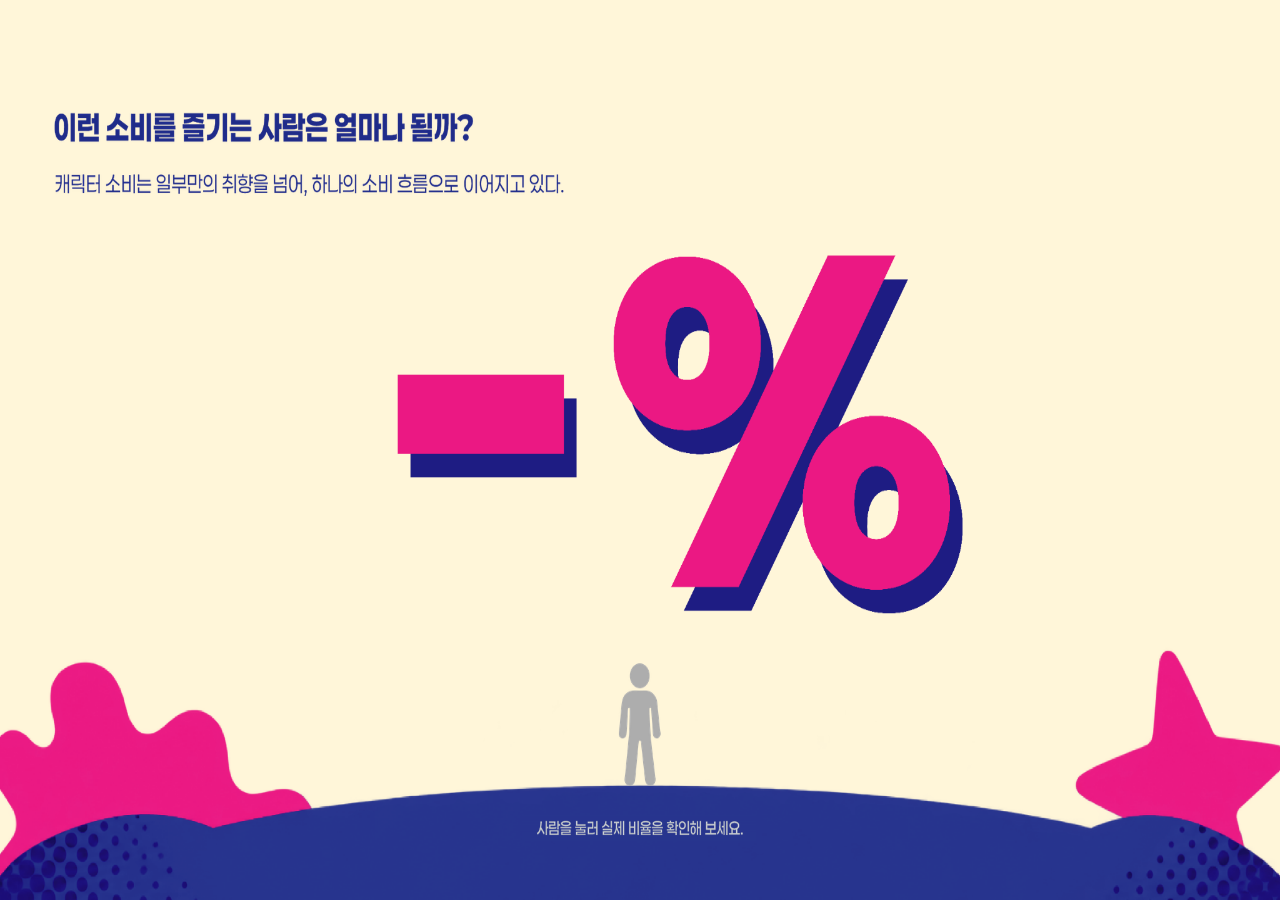
<file: scale/index.html>
<!doctype html><html lang="ko"><head><meta charset="utf-8"><meta name="viewport" content="width=device-width,initial-scale=1"><title>캐릭터 소비 규모</title><link rel="stylesheet" href="style.css"></head><body><main id="stage"><img class="design" src="assets/design-gray.png" alt="이런 소비를 즐기는 사람은 얼마나 될까?"><img class="design result-art" src="assets/result-base.png" alt="" aria-hidden="true"><div class="initial">−%</div><div class="hint">사람을 눌러 실제 비율을 확인해 보세요.</div><button id="person" aria-label="실제 구매 경험 비율 확인"></button><section id="result" hidden><div class="number" id="number">0%</div><div class="metric">20대의 최근 1년 캐릭터 상품 구매 경험</div><div class="people" id="people"></div><div class="other">30대 81.1% · 전체 79.8%</div><div class="source">한국콘텐츠진흥원 · 2025 캐릭터산업백서 · 표 2-2-2-1 (20대 494명, 30대 523명)<br><a href="https://www.scribd.com/document/1071937639/2025-캐릭터산업백서" target="_blank" rel="noopener">보고서 원문 보기 ↗</a>　<button id="reset">다시 보기 ↻</button></div></section></main><script src="script.js"></script></body></html>
</file>
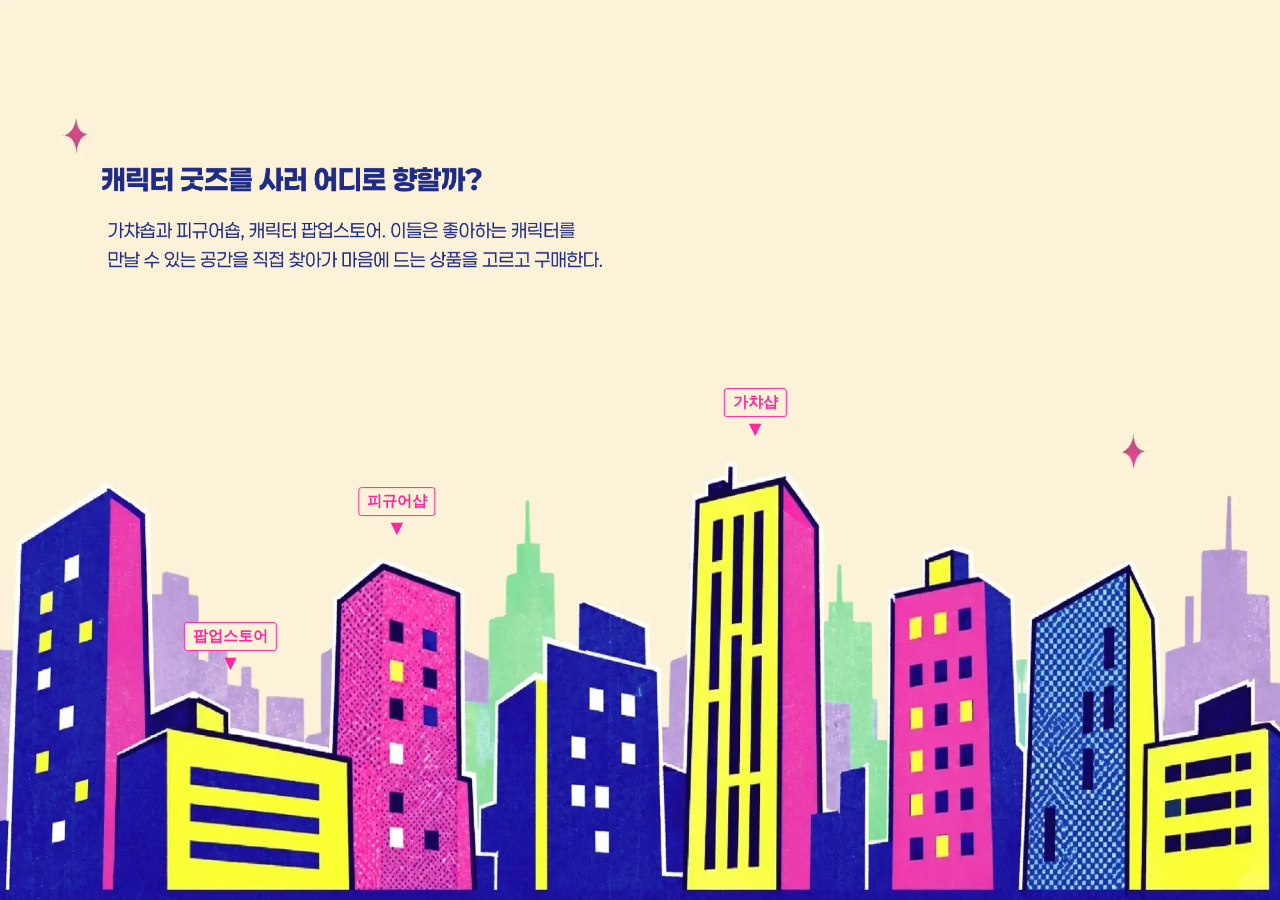
<file: street/index.html>
<!doctype html><html lang="ko"><meta charset="utf-8"><meta name="viewport" content="width=device-width,initial-scale=1"><title>캐릭터 굿즈 거리</title><link rel="stylesheet" href="css/style.css"><main id="stage"><img id="street" src="assets/street.webp" alt="캐릭터 굿즈 거리"><img id="openingText" src="assets/opening-text.webp" alt="캐릭터 굿즈를 사러 어디로 향할까?"><div id="hits"><button class="hot" style="left:53.5%;top:51%;width:10.5%;height:48%;clip-path:polygon(0 8%,75% 0,100% 15%,100% 100%,0 100%)" onclick="go('gacha')" aria-label="가챠샵"></button><button class="hot" style="left:26%;top:62%;width:11%;height:37%;clip-path:polygon(0 12%,35% 0,94% 10%,94% 65%,100% 66%,100% 100%,0 100%)" onclick="go('figure')" aria-label="피규어샵"></button><button class="hot" style="left:9%;top:77%;width:18.5%;height:22%;clip-path:polygon(0 30%,35% 0,50% 8%,50% 18%,100% 30%,100% 100%,0 100%)" onclick="go('popup')" aria-label="팝업스토어"></button><button class="marker" style="left:59%;top:49%" onclick="go('gacha')" aria-label="가챠샵"><span>가챠샵</span><b>▼</b></button><button class="marker" style="left:31%;top:60%" onclick="go('figure')" aria-label="피규어샵"><span>피규어샵</span><b>▼</b></button><button class="marker" style="left:18%;top:75%" onclick="go('popup')" aria-label="팝업스토어"><span>팝업스토어</span><b>▼</b></button></div><section id="detail"><img id="base" alt="확대된 매장"><img id="copy" alt="매장 설명"><span id="gachaStar" aria-hidden="true"></span><button class="back" onclick="back()" aria-label="거리로 돌아가기"></button><nav class="tabs" aria-label="매장 선택"><button data-shop="gacha" onclick="go('gacha')">가챠샵</button><span>·</span><button data-shop="figure" onclick="go('figure')">피규어샵</button><span>·</span><button data-shop="popup" onclick="go('popup')">팝업스토어</button></nav><button id="photoHit" aria-label="매장 내부 예시 보기" onclick="showPhoto()"></button><button id="photoLink" onclick="showPhoto()">실제 매장 모습 보기 <span>↗</span></button></section><div id="photoModal" role="dialog" aria-label="매장 내부 예시" onclick="closePhoto()"><figure onclick="event.stopPropagation()"><header><div><span>✦</span><strong id="photoTitle">실제 매장 모습</strong></div><button onclick="closePhoto()" aria-label="닫기">×</button></header><img id="photo" alt="매장 내부 예시 이미지"><figcaption><a id="source" target="_blank" rel="noopener">사진 출처</a></figcaption></figure></div></main><script src="js/script.js"></script></html>
</file>
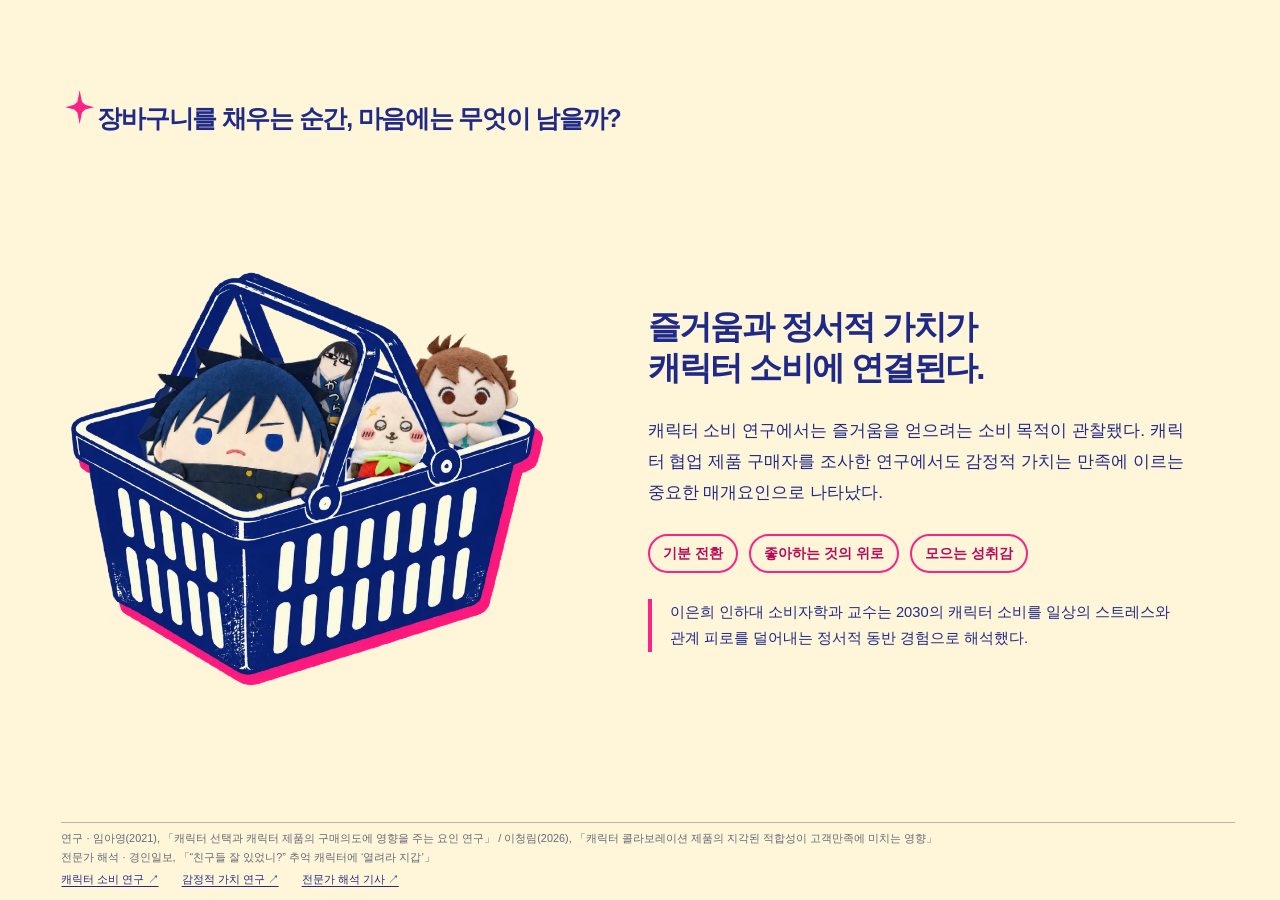
<file: survey.html>
<!doctype html>
<html lang="ko">
<head>
  <meta charset="utf-8">
  <meta name="viewport" content="width=device-width, initial-scale=1">
  <title>캐릭터 수집과 일상의 즐거움</title>
  <link rel="stylesheet" href="css/style.css">
</head>
<body class="survey-preview">
  <main>
    <section class="survey emotion-page" aria-labelledby="survey-title">
      <div class="survey-heading">
        <h2 id="survey-title">장바구니를 채우는 순간, 마음에는 무엇이 남을까?</h2>
      </div>
      <div class="emotion-layout">
        <div class="emotion-image">
          <img src="images/basket-0.webp" alt="" class="emotion-basket">
          <img src="images/doll-1.webp" alt="" class="emotion-basket">
          <img src="images/doll-2.webp" alt="" class="emotion-basket">
          <img src="images/doll-3.webp" alt="" class="emotion-basket">
          <img src="images/doll-4.webp" alt="좋아하는 캐릭터가 차곡차곡 담긴 장바구니" class="emotion-basket">
        </div>
        <div class="emotion-copy">
          <h3>즐거움과 정서적 가치가<br>캐릭터 소비에 연결된다.</h3>
          <p class="research-summary">캐릭터 소비 연구에서는 즐거움을 얻으려는 소비 목적이 관찰됐다. 캐릭터 협업 제품 구매자를 조사한 연구에서도 감정적 가치는 만족에 이르는 중요한 매개요인으로 나타났다.</p>
          <div class="emotion-themes" aria-label="이 장면에서 살펴보는 감정">
            <span>기분 전환</span><span>좋아하는 것의 위로</span><span>모으는 성취감</span>
          </div>
          <p class="expert-summary">이은희 인하대 소비자학과 교수는 2030의 캐릭터 소비를 일상의 스트레스와 관계 피로를 덜어내는 정서적 동반 경험으로 해석했다.</p>
        </div>
      </div>
      <footer class="survey-source">
        <p>연구 · 임아영(2021), 「캐릭터 선택과 캐릭터 제품의 구매의도에 영향을 주는 요인 연구」 / 이청림(2026), 「캐릭터 콜라보레이션 제품의 지각된 적합성이 고객만족에 미치는 영향」</p>
        <p>전문가 해석 · 경인일보, 「“친구들 잘 있었니?” 추억 캐릭터에 ‘열려라 지갑’」</p>
        <a href="https://kci.go.kr/kciportal/landing/article.kci?arti_id=ART002776117" target="_blank" rel="noopener noreferrer">캐릭터 소비 연구 ↗</a>
        <a href="https://kci.go.kr/kciportal/landing/article.kci?arti_id=ART003311031" target="_blank" rel="noopener noreferrer">감정적 가치 연구 ↗</a>
        <a href="https://v.daum.net/v/t9yiotQ0S4" target="_blank" rel="noopener noreferrer">전문가 해석 기사 ↗</a>
      </footer>
    </section>
  </main>
</body>
</html>
</file>
<file: scale/style.css>
*{box-sizing:border-box}body{margin:0;background:#fcf4d9;display:grid;place-items:center;min-height:100vh;font-family:Pretendard,'Apple SD Gothic Neo',Arial,sans-serif}#stage{width:min(100vw,177.7778vh);aspect-ratio:16/9;position:relative;container-type:inline-size;overflow:hidden}.design{position:absolute;width:100%;height:100%;inset:0}#person{position:absolute;left:46%;top:71%;width:7%;height:17%;border:0;background:transparent;cursor:pointer}#person:hover{outline:2px dashed #ed117d;border-radius:20px}#result{position:absolute;inset:26% 0 0;background:#fcf4d9 url('assets/ground.webp') center bottom/100% 28% no-repeat;text-align:center;color:#202587}#result[hidden]{display:none}.number{font-family:Arial,sans-serif;font-size:19cqw;font-weight:900;line-height:.96;color:#ed117d;text-shadow:1cqw 1.4cqw #202080;letter-spacing:-.8cqw}.metric{font-size:1.7cqw;font-weight:700;margin-top:1.2cqw}.people{display:grid;grid-template-columns:repeat(25,1fr);gap:.25cqw;width:52%;margin:1cqw auto}.people img{height:1.65cqw;width:auto;justify-self:center;opacity:0;transition:opacity .15s}.people img.on{opacity:1}.people img.off{opacity:.22}.other{font-size:1.3cqw;font-weight:700}.source{position:absolute;bottom:1.1cqw;left:0;width:100%;color:white;font-size:.85cqw;line-height:1.6}.source a,.source button{color:inherit;font:inherit;background:none;border:0;text-decoration:underline;cursor:pointer}
/* Fixed stage and shared artwork, independent of interaction state */
body{background:#fff6d9;display:block;overflow:hidden}#stage{width:100vw;height:100dvh;aspect-ratio:auto;background:#fff6d9}.design{object-fit:fill;z-index:0}#stage:before{content:'';position:absolute;inset:0;background:#fff6d9 url('assets/header.png') top center/100% 26.0417% no-repeat;z-index:1}#stage:after{content:'';position:absolute;left:0;right:0;bottom:0;height:27%;background:url('assets/ground.webp') center bottom/100% 100% no-repeat;z-index:2;pointer-events:none}.design{display:none}#person{z-index:4;left:50%;top:auto;bottom:12.4%;width:3.5%;height:13.5%;transform:translateX(-50%);background:url('assets/person.png') center bottom/contain no-repeat}#person[hidden]{display:none}#stage:not(.active) .initial{display:block}.initial{position:absolute;z-index:3;left:0;right:0;top:26%;text-align:center;display:none;font:900 26cqw/.95 Arial,sans-serif;color:#ed117d;text-shadow:.9cqw 1.2cqw #202080;letter-spacing:-1.1cqw}.hint{position:absolute;z-index:4;bottom:5.5%;width:100%;text-align:center;color:#fff6d9;font-size:1.05cqw}.active .hint{display:none}#result{z-index:3;background:none;inset:26% 0 0}.number{font-family:'Arial Black',Arial,sans-serif;font-size:18cqw;font-weight:900;letter-spacing:-.65cqw;text-shadow:.7cqw .85cqw #202080;line-height:1; font-variant-numeric:tabular-nums}.metric{margin-top:.7cqw}.people{margin:.65cqw auto;gap:.18cqw}.people img{height:1.55cqw}.source{bottom:1.1cqw}.other{font-size:1.2cqw}
#stage:after{height:28%;background-size:102% 100%;bottom:-.2%}#person{bottom:11.6%}.initial{top:27%;font-size:25cqw}.number{font-size:min(18cqw,32vh)}
/* Original artwork is the fixed full-bleed canvas in both states. */
#stage:before,#stage:after{display:none} .design{display:block;object-fit:fill} .initial,.hint,#stage:not(.active) .initial{display:none} #person{left:46%;width:8%;height:16%;bottom:13%;background:none;transform:none}  #result{inset:26% 0 0} .number{font-size:min(18cqw,32vh)} .source{bottom:2.2cqw}

#person{left:46%;bottom:12.6%;height:16%;width:8%}

html,body{height:100%;width:100%;margin:0;overflow:hidden}#stage{height:100%;width:100%;isolation:isolate}.design{display:block;object-fit:fill}.result-art{visibility:hidden}.active .result-art{visibility:visible}#result{background:none}.source{bottom:4%;}
</file>
<file: street/css/style.css>
*{box-sizing:border-box}body{margin:0;background:#fcf3d8;display:grid;place-items:center;min-height:100vh}#stage{width:min(100vw,177.7778vh);aspect-ratio:16/9;position:relative;overflow:hidden;background:#fcf3d8}img{position:absolute;width:100%;height:100%;inset:0;pointer-events:none}#street{transition:transform 1.25s cubic-bezier(.45,0,.2,1),opacity .7s;transform-origin:var(--origin,50% 80%)}#detail{position:absolute;inset:0;opacity:0;pointer-events:none;transition:opacity .7s}#detail.on{opacity:1;pointer-events:auto}#copy{position:absolute;left:63.8%;top:24.5%;width:32%;height:auto;max-height:49%;object-fit:contain;object-position:top left;right:auto;bottom:auto;opacity:0;transform:translateY(7%);transition:opacity .55s,transform .65s}#copy.show{opacity:1;transform:none}button{position:absolute;background:transparent;border:0;cursor:pointer;color:transparent;padding:0}button:focus-visible{outline:3px solid #ff36a2;outline-offset:3px}#hits{position:absolute;inset:0}#hits.off{pointer-events:none;visibility:hidden}.hot:hover{background:#fff2}.back{left:84%;top:6%;width:13%;height:6%}.tab{top:90%;height:6%;width:6%}.t1{left:78%}.t2{left:84%}.t3{left:90%;width:8%}
#photoHit{left:4%;top:20%;width:55%;height:75%}#photoHit:hover{cursor:zoom-in}#photoModal{position:absolute;inset:0;background:#101442bd;display:grid;place-items:center;z-index:10;opacity:0;visibility:hidden;transition:opacity .35s,visibility .35s}#photoModal.open{opacity:1;visibility:visible}#photoModal figure{width:76%;margin:0;background:#fcf3d8;padding:1%;position:relative;color:#202781;font:600 clamp(10px,1.2vw,22px) sans-serif}#photoModal img{position:static;display:block;width:100%;height:auto;max-height:72vh;object-fit:contain}#photoModal figcaption{padding:1% 0}#photoModal button{color:#202781;background:#fcf3d8;right:2%;top:3%;font-size:clamp(20px,3vw,50px);width:5%;aspect-ratio:1} 
.marker{transform:translateX(-50%);color:#ff299e;display:flex;flex-direction:column;align-items:center;gap:.15em;font:800 clamp(10px,1.2vw,22px) sans-serif;white-space:nowrap;animation:bob 1.7s ease-in-out infinite}.marker span{background:#fcf3d8;padding:.2em .5em;border:1px solid #ff299e;border-radius:3px}.marker b{font-size:1.4em;line-height:1;text-shadow:0 1px #fff}@keyframes bob{50%{transform:translate(-50%,-7px)}}#photoLink{left:65.5%;top:73%;color:#202781;border:1px solid #202781;padding:.65em 1em;font:600 clamp(10px,1.15vw,22px) sans-serif;opacity:0;transform:translateY(8px);transition:opacity .4s,transform .4s;pointer-events:none}#copy.show~#photoLink{opacity:1;transform:none;pointer-events:auto}#photoLink:hover{background:#202781;color:#fcf3d8}#photoLink span{margin-left:1em;color:#ff299e} @media(prefers-reduced-motion:reduce){.marker{animation:none}}

#photoLink{left:65.5%;top:74%;display:flex;align-items:center;gap:.7em;background:#fcf3d8;border:2px solid #202781;box-shadow:4px 4px 0 #ff299e;padding:.65em .9em;font-weight:800}#photoLink span{margin-left:.7em}#photoLink:hover{transform:translateY(-2px)}#photoModal{background:#10144299;backdrop-filter:blur(5px)}#photoModal figure{width:max-content;max-width:84%;padding:1.1%;border:3px solid #202781;box-shadow:9px 9px 0 #ff299e;transform:translateY(18px) scale(.97);transition:transform .35s cubic-bezier(.2,.7,.2,1)}#photoModal.open figure{transform:none}#photoModal img{width:auto;max-width:100%;height:auto;max-height:62vh;object-fit:contain;border:2px solid #202781}#photoModal figcaption{display:flex;justify-content:space-between;align-items:center;padding:.7em .2em .15em;color:#202781;font-size:.8em}#photoModal header{display:flex;align-items:center;justify-content:space-between;padding:0 0 .65em;font-weight:900;color:#202781}#photoModal header span{color:#ff299e;margin-right:.4em}#photoModal button{position:static;width:1.5em;height:1.5em;aspect-ratio:auto;font-size:1.3em;line-height:1;border:1px solid #202781}#photoModal button:hover{background:#ff299e;color:white}
#openingText{left:8%;top:18.6%;width:39%;height:auto;right:auto;bottom:auto;transition:opacity .35s}#stage.zoomed #openingText{opacity:0}.tabs{position:absolute;right:3.7%;bottom:6%;display:flex;align-items:center;gap:1em;color:#202781;font:600 clamp(10px,1.05vw,20px) sans-serif}.tabs button{position:static;color:#202781;font:inherit;padding:.35em 0;border-bottom:2px solid transparent;white-space:nowrap}.tabs button.active{color:#ff299e;border-color:#ff299e;font-weight:800}.tabs button:hover{color:#ff299e}/* Hide the opening copy immediately; it must never overlap the zoom. */
#openingText{transition:none}#stage.zoomed #openingText{visibility:hidden;opacity:0}#detail:not(.on){visibility:hidden}#detail.on{visibility:visible}#copy{visibility:hidden}#copy.show{visibility:visible}#stage[data-current="gacha"] #copy.show + .back::before{content:none}#gachaStar{position:absolute;left:63.8%;top:24.5%;width:1.4%;aspect-ratio:1;background:#ff36a2;clip-path:polygon(50% 0,60% 31%,69% 40%,100% 50%,69% 60%,60% 69%,50% 100%,40% 69%,31% 60%,0 50%,31% 40%,40% 31%);opacity:0;transform:translateY(7%);transition:opacity .55s,transform .65s;pointer-events:none}#stage[data-current="gacha"] #copy.show~#gachaStar{opacity:1;transform:none}

/* Anchor the arrow tips to the original street image coordinates. */
#stage{container-type:inline-size}#hits{opacity:1;transition:opacity .25s ease}#hits.off{opacity:0;transition:none}#hits.off .marker{animation:none} .marker{font-size:1.2cqw;transform:translate(-50%,-100%);animation:none;gap:.15em}.marker b{display:block;font-size:1.4em;line-height:1}#stage.returning #hits{visibility:hidden;pointer-events:none}#stage.returning #openingText{visibility:hidden}#stage.returning #detail{pointer-events:none}

/* Full viewport canvas: no letterbox gaps. */
html,body{width:100%;height:100%;margin:0;overflow:hidden;background:#fcf3d8}body{display:block;min-height:0}#stage{width:100%;height:100%;aspect-ratio:auto}#street,#base{object-fit:fill}

/* Cover the tiny leftover printed mark behind the clean CSS star. */
#stage[data-current="gacha"] #detail::before{content:"";position:absolute;left:62.9%;top:24%;width:1.5%;height:2.5%;background:#fcf2d8;z-index:1;pointer-events:none}#copy,#gachaStar{z-index:2}
</file>
<file: css/style.css>
/* Full-screen composition, authored at 1920 × 1080. */
* { box-sizing: border-box; }
body { margin: 0; background: #fff6d9; }
.story {
  position: relative;
  width: 100%;
  aspect-ratio: 16 / 9;
  overflow: hidden;
  isolation: isolate;
  --stress: 1389px;
  --satisfaction: 0px;
}
.visually-hidden {
  position: absolute;
  width: 1px;
  height: 1px;
  overflow: hidden;
  clip-path: inset(50%);
}
.background, .gauges { position: absolute; inset: 0; width: 100%; height: 100%; }
.background, .title, .instruction, .basket, .gauge-labels, .gauges { pointer-events: none; }
.title {
  position: absolute;
  left: 4.5%;
  top: 7%;
  width: 30%;
  height: 61%;
  object-fit: contain;
  transition: opacity 300ms;
}
.instruction {
  position: absolute;
  left: 77.64%;
  top: 29.51%;
  width: 17.58%;
}
.basket {
  position: absolute;
  left: 26.8%;
  top: 10.2%;
  width: 46.5%;
  height: auto;
  display: block;
  visibility: hidden;
}
.basket--0 { visibility: visible; }
.gauge-labels { position: absolute; left: 10.986%; top: 83.594%; width: 9.033%; }
.outline { fill: none; stroke: #004587; stroke-width: 3.6; stroke-linejoin: round; }
.stress-fill { width: var(--stress); transition: width 400ms ease; }
.satisfaction-fill { width: var(--satisfaction); transition: width 400ms ease; }
.value { display: none; fill: #004587; font-family: Arial, sans-serif; font-size: 30px; text-anchor: end; }
.next {
  display: none;
  position: absolute;
  left: 26.8%;
  top: 10.2%;
  width: 46.5%;
  height: 72%;
  cursor: pointer;
}

.story:has(.step-input:not(#step-0):checked) .title { opacity: .32; }
.story:has(.step-input:not(#step-0):checked) .instruction { left: 62.5%; top: 21%; }

#step-0:checked ~ .basket--0 { visibility: visible; }
.story:has(#step-0:checked) { --stress: 1389.0px; --satisfaction: 0.0px; }
#step-0:checked ~ .next--0 { display: block; }
#step-0:focus-visible ~ .next--0 { outline: 3px solid #004587; outline-offset: -3px; }


.story:has(#step-1:checked) { --stress: 1250.1px; --satisfaction: 138.9px; }
#step-1:checked ~ .next--1 { display: block; }
#step-1:checked ~ .gauges .value--1 { display: block; }
#step-1:focus-visible ~ .next--1 { outline: 3px solid #004587; outline-offset: -3px; }


.story:has(#step-2:checked) { --stress: 1111.2px; --satisfaction: 277.8px; }
#step-2:checked ~ .next--2 { display: block; }
#step-2:checked ~ .gauges .value--2 { display: block; }
#step-2:focus-visible ~ .next--2 { outline: 3px solid #004587; outline-offset: -3px; }


.story:has(#step-3:checked) { --stress: 972.3px; --satisfaction: 416.7px; }
#step-3:checked ~ .next--3 { display: block; }
#step-3:checked ~ .gauges .value--3 { display: block; }
#step-3:focus-visible ~ .next--3 { outline: 3px solid #004587; outline-offset: -3px; }


.story:has(#step-4:checked) { --stress: 833.4px; --satisfaction: 555.6px; }
#step-4:checked ~ .gauges .value--4 { display: block; }
#step-4:focus-visible ~ .next--3 { outline: 3px solid #004587; outline-offset: -3px; }
@media (prefers-reduced-motion: reduce) {
  .stress-fill, .satisfaction-fill, .title { transition: none; }
}

/* The explanatory sentence belongs to the opening scene. */
.description-cover {
  position: absolute;
  left: 6.5%;
  top: 69.5%;
  width: 29%;
  height: 11%;
  background: #fff6d9;
  opacity: 0;
  pointer-events: none;
}
.story:has(.step-input:not(#step-0):checked) .description-cover { opacity: 1; }

#step-1:checked ~ .basket--1,
#step-2:checked ~ .basket--1,
#step-3:checked ~ .basket--1,
#step-4:checked ~ .basket--1 { visibility: visible; }

#step-2:checked ~ .basket--2,
#step-3:checked ~ .basket--2,
#step-4:checked ~ .basket--2 { visibility: visible; }

#step-3:checked ~ .basket--3,
#step-4:checked ~ .basket--3 { visibility: visible; }

#step-4:checked ~ .basket--4 { visibility: visible; }

/* Opening composition follows the supplied empty-basket reference. */
#step-0:checked ~ .basket--0 {
  left: 45.1%;
  top: 19%;
  width: 40.7%;
}
.next--0 {
  left: 45.1%;
  top: 19%;
  width: 40.7%;
  height: 64%;
}

/* Decorative stars belong only to the opening scene. */
.opening-stars {
  position: absolute;
  inset: 0;
  width: 100%;
  height: 100%;
  pointer-events: none;
}
.story:has(.step-input:not(#step-0):checked) .opening-stars {
  visibility: hidden;
}

/* The research page appears after the final doll is added. */
.gauge-note {
  position: absolute;
  left: 20.5%;
  bottom: 1%;
  margin: 0;
  font: clamp(9px, .75vw, 14px)/1.4 Arial, sans-serif;
  color: #536184;
}
.survey {
  display: none;
  padding: 5% 7% 3%;
  min-height: 100vh;
  color: #1f2a88;
  background: #fff6d9;
  font-family: Paperlogy, "Noto Sans KR", "Apple SD Gothic Neo", "Malgun Gothic", sans-serif;
  container-type: inline-size;
}
body:has(#step-4:checked) .survey,
.survey-preview .survey { display: block; }
.survey-heading { margin-bottom: 3.5%; }
.survey-heading h2 {
  margin: 0 0 1.2%;
  font-size: clamp(30px, 3.9vw, 75px);
  font-weight: 900;
  line-height: 1.13;
  letter-spacing: -.05em;
}
.survey-heading > p {
  margin: 0;
  font-size: clamp(15px, 1.25vw, 24px);
  line-height: 1.5;
}
.survey-grid {
  display: grid;
  grid-template-columns: 1fr 1.05fr;
  gap: 6%;
  align-items: center;
}
.happiness { text-align: center; }
.question {
  margin: 0 0 12px;
  font-size: clamp(16px, 1.5vw, 29px);
  font-weight: 700;
}
.donut {
  position: relative;
  width: min(22vw, 420px);
  margin: 0 auto 12px;
  aspect-ratio: 1;
}
.donut svg { display: block; width: 100%; height: 100%; transform: rotate(-90deg); }
.donut circle { fill: none; stroke-width: 32; }
.donut-track { stroke: #ece1c7; }
.donut-value { stroke: #fb2384; }
.donut strong {
  position: absolute;
  inset: 0;
  display: grid;
  place-content: center;
  grid-auto-flow: column;
  align-items: baseline;
  font-size: clamp(40px, 5.5vw, 106px);
  letter-spacing: -.06em;
  line-height: 1;
}
.donut strong span { font-size: .42em; margin-left: .12em; }
.population { margin: 0; color: #626878; font-size: clamp(11px, 1vw, 18px); line-height: 1.5; }
.finding { margin: 15px 0 0; font-size: clamp(16px, 1.45vw, 28px); font-weight: 700; line-height: 1.5; }
.motives h3 { margin: 0 0 8px; font-size: clamp(23px, 2.25vw, 43px); letter-spacing: -.04em; }
.motive { margin-top: 8%; }
.motive-label { display: flex; justify-content: space-between; align-items: baseline; gap: 16px; }
.motive h4 { margin: 0; font-size: clamp(15px, 1.4vw, 27px); line-height: 1.4; }
.motive strong { font-size: clamp(28px, 3vw, 58px); white-space: nowrap; letter-spacing: -.05em; }
.motive strong span { font-size: .45em; margin-left: .1em; }
.bar-track { height: clamp(16px, 2vw, 38px); border: 2px solid #1f2a88; margin-top: 13px; border-radius: 100px; overflow: hidden; }
.bar-track > span { display: block; width: var(--value); height: 100%; background: #fb2384; }
.bar-track--blue > span { background: #1f2a88; }
.motive > p { margin: 10px 0 0; font-size: clamp(13px, 1.1vw, 21px); line-height: 1.5; }
.survey-source { position: relative; margin-top: 4%; padding-top: 16px; border-top: 1px solid #b9b6ac; color: #626878; font-size: clamp(10px, .85vw, 16px); line-height: 1.5; }
.survey-source p { margin: 2px 0; }
.survey-source a { display: inline-block; margin-top: 8px; color: #1f2a88; text-underline-offset: 3px; }
@media (max-width: 680px) {
  .survey { padding: 40px 6%; }
  .survey-grid { grid-template-columns: 1fr; gap: 40px; }
  .survey-heading { margin-bottom: 32px; }
  .donut { width: min(62vw, 300px); }
  .donut strong { font-size: 65px; }
  .survey-source { margin-top: 36px; }
}
@media (prefers-reduced-motion: no-preference) {
  body:has(#step-4:checked) .survey { animation: survey-enter 600ms ease-out both; }
  @keyframes survey-enter {
    from { opacity: 0; transform: translateY(28px); }
    to { opacity: 1; transform: translateY(0); }
  }
}

/* Emotional value of character collecting */
.emotion-layout { display: grid; grid-template-columns: 1fr 1fr; gap: 6%; align-items: center; }
.emotion-image { position: relative; width: 100%; aspect-ratio: 833 / 728; }
.emotion-basket { position: absolute; inset: 0; display: block; width: 100%; height: 100%; }
.emotion-copy h3 { margin: 0 0 24px; font-size: clamp(25px, 2.6vw, 50px); line-height: 1.25; letter-spacing: -.05em; }
.research-summary { margin: 0; font-size: clamp(16px, 1.35vw, 26px); line-height: 1.8; }
.emotion-themes { display: flex; flex-wrap: wrap; gap: 12px; margin: 28px 0; }
.emotion-themes span { padding: 9px 15px; border: 2px solid #1f2a88; border-radius: 999px; color: #1f2a88; font-size: clamp(14px, 1.1vw, 21px); font-weight: 700; }
.emotion-themes span:nth-child(2) { color: #b70a59; border-color: #fb2384; }
.expert-summary { margin: 0; padding-left: 18px; border-left: 4px solid #fb2384; font-size: clamp(14px, 1.15vw, 22px); line-height: 1.8; }
.survey-source a { margin-right: 20px; }
@media (max-width: 680px) {
  .emotion-layout { grid-template-columns: 1fr; gap: 30px; }
}

/* Keep the story width unchanged when the research screen becomes scrollable. */
html { scrollbar-width: none; }
html::-webkit-scrollbar { display: none; }

/* All three emotion labels use the original middle label's pink. */
.emotion-themes span { color: #b70a59; border-color: #fb2384; }

/* Match the story's basket width on the following 1920 × 1080 screen. */
@media (min-width: 681px) {
  .emotion-page {
    padding: 1vw 5vw .5vw;
    min-height: 0;
    height: 56.25vw;
  }
  .emotion-page .survey-heading { margin-bottom: .65vw; }
  .emotion-page .survey-heading h2 { margin-bottom: .35vw; font-size: clamp(30px, 2.6vw, 50px); }
  .emotion-layout { grid-template-columns: 46.5vw minmax(0, 1fr); gap: 3vw; }
  .emotion-image { aspect-ratio: 833 / 728; }
  .emotion-page .survey-source { margin-top: .5vw; padding-top: .35vw; }
  .emotion-page .survey-source a { margin-top: 4px; }
}
/* Preserve the same image sizing rules used by the interactive basket. */
.emotion-basket { height: auto; }

/* Opening caption uses the supplied high-resolution artwork. */
.opening-description { position: absolute; left: 6.9%; top: 70.7%; width: 27%; height: auto; pointer-events: none; }
.story:has(.step-input:not(#step-0):checked) .opening-description { visibility: hidden; }
/* Research heading follows the reference title scale; only the research basket is reduced. */
@media (min-width: 681px) {
  .emotion-page .survey-heading h2 { font-size: 1.95vw; line-height: 1.2; }
  .emotion-image { width: 85%; justify-self: center; }
}

/* Reference composition: fixed 16:9 canvas, with scroll-triggered copy. */
@media (min-width: 681px) {
 .emotion-page { position:relative; padding:0; height:56.25vw; min-height:0; }
 .emotion-page .survey-heading { position:absolute; left:7.6vw; top:8.1vw; margin:0; }
 .emotion-page .survey-heading h2 { margin:0; font-size:1.95vw; }
 .emotion-page .survey-heading::before { content:"✦"; position:absolute; left:-2.5vw; top:-1.2vw; color:#fb2384; font-size:2.8vw; }
 .emotion-layout { position:absolute; left:5.5vw; right:7.5vw; top:14vw; bottom:9.5vw; grid-template-columns:37vw 1fr; gap:8.1vw; }
 .emotion-image { width:100%; }
 .emotion-copy h3 { font-size:2.6vw; margin-bottom:2vw; }
 .research-summary { font-size:1.35vw; }
 .emotion-themes { gap:.8vw; margin:2vw 0; }
 .emotion-themes span { font-size:1.1vw; padding:.65vw 1.05vw; }
 .expert-summary { font-size:1.15vw; padding-left:1.4vw; }
 .emotion-page .survey-source { position:absolute; left:4.8vw; right:3.5vw; bottom:1vw; margin:0; padding-top:.45vw; }
}
@media (prefers-reduced-motion: no-preference) {
 .scroll-reveal .emotion-copy { opacity:0; transform:translateY(24px); transition:opacity .65s ease, transform .65s ease; }
 .scroll-reveal .emotion-copy.is-visible { opacity:1; transform:none; }
}

/* Slim four-point sparkle, matching the original decorative silhouette. */
@media (min-width: 681px) {
 .emotion-page .survey-heading::before { content: ""; width: 2.25vw; height: 2.65vw; left: -2.5vw; top: -1.05vw; background: #fb2384; clip-path: polygon(50% 0%, 58% 34%, 69% 43%, 100% 50%, 69% 57%, 58% 66%, 50% 100%, 42% 66%, 31% 57%, 0% 50%, 31% 43%, 42% 34%); }
}

/* Opening cover: scroll reveals subtitle before the basket scene. */
.cover-scroll { position:relative; height:84.375vw; }
.cover-frame { position:sticky; top:0; width:100%; aspect-ratio:16/9; overflow:hidden; }
.cover-art { display:block; width:100%; height:100%; }
.cover-subtitle { position:absolute; left:38.18%; top:35.24%; width:21.14%; height:auto; }
.cover-interactive .cover-subtitle { opacity:0; transform:translateY(12px); transition:opacity .5s ease, transform .5s ease; }
.cover-interactive .cover-subtitle.cover-visible { opacity:1; transform:none; }
@media (prefers-reduced-motion:reduce) { .cover-interactive .cover-subtitle { transition:none; transform:none; } }

/* Keep each scene exactly viewport-height on desktop; no adjacent scene slivers. */
@media (min-width: 681px) {
 .cover-scroll { height:150vh; }
 .cover-frame, .story { height:100vh; aspect-ratio:auto; }
 .cover-art { object-fit:fill; }
 .emotion-page { height:100vh; }
}

/* Reserve the lower 19% of the scene for gauge labels and values. */
.story { container-type: size; }
.story:has(.step-input:not(#step-0):checked) .basket {
  left: 50%; top: 9%; width: min(46.5%, 82cqh); height: auto;
  transform: translateX(-50%);
}
.story:has(.step-input:not(#step-0):checked) .next {
  left: 50%; top: 9%; width: min(46.5%, 82cqh); height: 72%;
  transform: translateX(-50%);
}
/* Keep the SVG aligned to the scene even in non-16:9 windows. */

.later-scenes{display:none}body.emotion-complete:has(#step-4:checked) .later-scenes{display:block}.linked-scene{position:relative;width:100%;height:100dvh;margin:0;padding:0;overflow:hidden;background:#fcf3d8}.linked-scene iframe{position:absolute;inset:0;width:100%;height:100%;display:block;border:0}html,body{scrollbar-width:none}html::-webkit-scrollbar,body::-webkit-scrollbar{display:none}

.linked-scene[hidden]{display:none!important}
</file>
